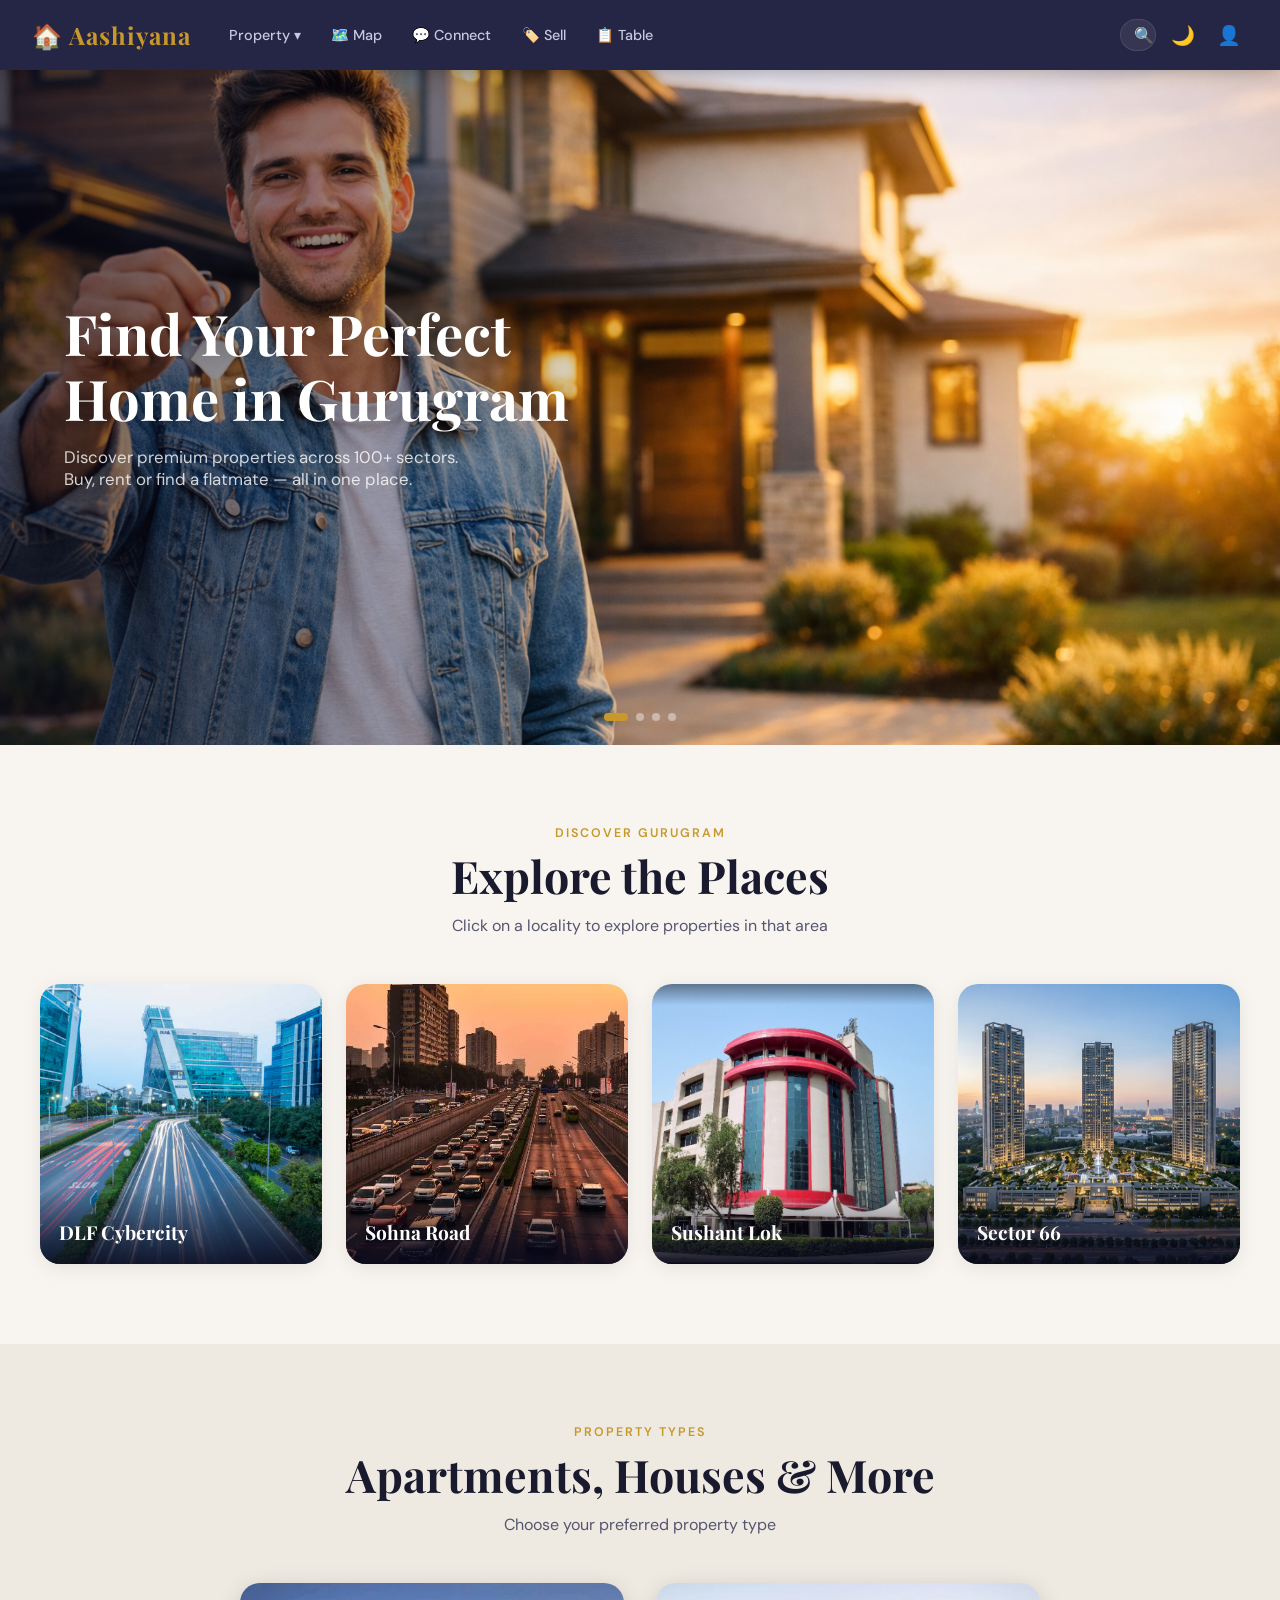
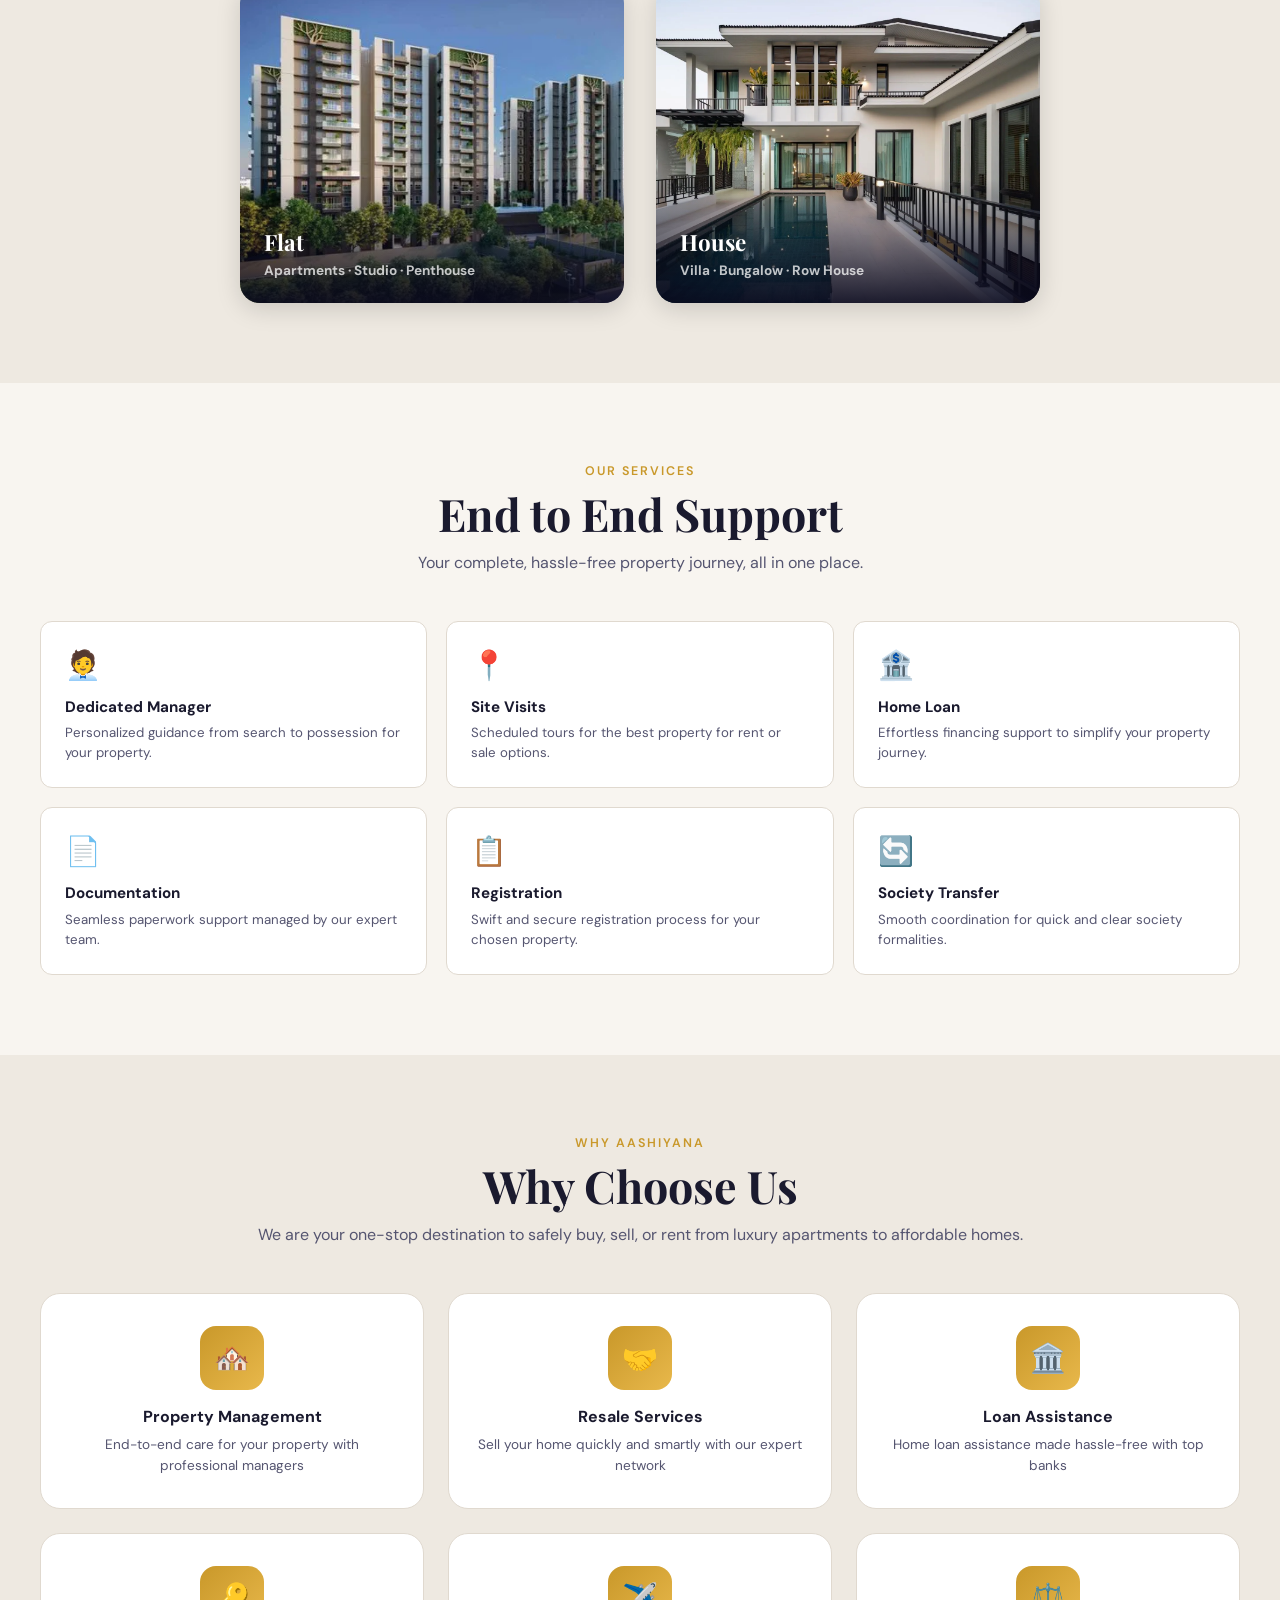
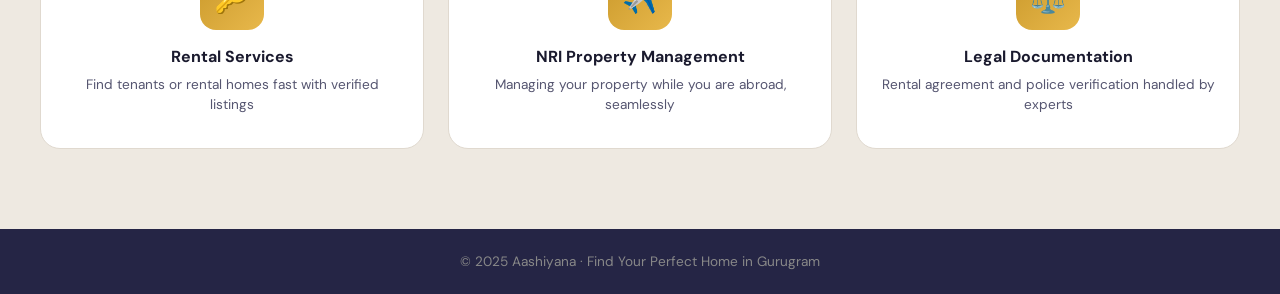
<file: templates/index.html>
<!DOCTYPE html>
<html lang="en">
<head>
  <meta charset="UTF-8">
  <meta name="viewport" content="width=device-width, initial-scale=1.0">
  <title>Aashiyana – Find Your Dream Home in Gurugram</title>
  <link rel="stylesheet" href="/static/css/style.css">
</head>
<body>
  <!-- Navbar injected by main.js -->

  <div class="page-body">

    <!-- ══════════════════════════════════
         1. HERO CAROUSEL
    ══════════════════════════════════ -->
    <section class="hero-carousel" id="hero">
      <!-- Each slide uses cover images from static/images -->
      <div class="hero-slide active">
        <img src="/static/images/cover1.png" alt="Cover 1">
        <div class="hero-overlay">
          <div class="hero-text">
            <h1>Find Your Perfect<br>Home in Gurugram</h1>
            <p>Discover premium properties across 100+ sectors. Buy, rent or find a flatmate — all in one place.</p>
            </div>
        </div>
      </div>
      <div class="hero-slide">
        <img src="/static/images/cover2.png" alt="Cover 2">
        <div class="hero-overlay">
          <div class="hero-text">
            <h1>Luxury Living<br>at Your Reach</h1>
            <p>From DLF Cyber City to Sohna Road — explore Gurugram's finest residential properties.</p>
            </div>
        </div>
      </div>
      <div class="hero-slide">
        <img src="/static/images/cover3.png" alt="Cover 3">
        <div class="hero-overlay">
          <div class="hero-text">
            <h1>Rent Smarter,<br>Live Better</h1>
            <p>Find affordable rentals and connect with like-minded flatmates in your area.</p>
            </div>
        </div>
      </div>
      <div class="hero-slide">
        <img src="/static/images/cover4.png" alt="Cover 4">
        <div class="hero-overlay">
          <div class="hero-text">
            <h1>Your Trusted<br>Property Partner</h1>
            <p>End-to-end support from search to possession — we make property easy.</p>
            </div>
        </div>
      </div>
      <!-- Navigation dots -->
      <div class="hero-dots" id="hero-dots"></div>
    </section>

    <!-- ══════════════════════════════════
         2. EXPLORE THE PLACES
    ══════════════════════════════════ -->
    <section class="section">
      <div class="container">
        <div class="section-header">
          <div class="section-label">Discover Gurugram</div>
          <h2 class="section-title">Explore the Places</h2>
          <p class="section-sub">Click on a locality to explore properties in that area</p>
        </div>

        <!-- 4 animated boxes: image slides from left, label from right -->
        <div class="explore-grid">
          <!-- DLF Cybercity → sector 24 -->
          <div class="explore-box" onclick="gotoSector('sector 24')">
            <img src="/static/images/DLF.jpg" alt="DLF Cybercity">
            <div class="explore-box-label">DLF Cybercity</div>
          </div>
          <!-- Sohna Road → sohna road -->
          <div class="explore-box" onclick="gotoSector('sohna road')">
            <img src="/static/images/Sohna.jpg" alt="Sohna Road">
            <div class="explore-box-label">Sohna Road</div>
          </div>
          <!-- Sushant Lok → sector 54 (covers 54 & 55) -->
          <div class="explore-box" onclick="gotoSector('sector 54')">
            <img src="/static/images/sushant.jpeg" alt="Sushant Lok">
            <div class="explore-box-label">Sushant Lok</div>
          </div>
          <!-- Sector 66 -->
          <div class="explore-box" onclick="gotoSector('sector 66')">
            <img src="/static/images/66.jpg" alt="Sector 66">
            <div class="explore-box-label">Sector 66</div>
          </div>
        </div>
      </div>
    </section>

    <!-- ══════════════════════════════════
         3. APARTMENTS HOUSE AND MORE
    ══════════════════════════════════ -->
    <section class="section section-alt">
      <div class="container">
        <div class="section-header">
          <div class="section-label">Property Types</div>
          <h2 class="section-title">Apartments, Houses & More</h2>
          <p class="section-sub">Choose your preferred property type</p>
        </div>

        <!-- 2 animated boxes: Flat and House -->
        <div class="type-grid">
          <div class="type-box" onclick="gotoType('flat')">
            <img src="/static/images/flats.jpg" alt="Flat"
                 onerror="this.src='https://placehold.co/600x400/1A1A2E/C9982A?text=Flat'">
            <div class="type-box-label">
              Flat
              <div class="type-box-sub">Apartments · Studio · Penthouse</div>
            </div>
          </div>
          <div class="type-box" onclick="gotoType('house')">
            <img src="/static/images/house.jpg" alt="House"
                 onerror="this.src='https://placehold.co/600x400/252545/C9982A?text=House'">
            <div class="type-box-label">
              House
              <div class="type-box-sub">Villa · Bungalow · Row House</div>
            </div>
          </div>
        </div>
      </div>
    </section>

    <!-- ══════════════════════════════════
         4. END TO END SUPPORT (services)
    ══════════════════════════════════ -->
    <section class="section">
      <div class="container">
        <div class="section-header">
          <div class="section-label">Our Services</div>
          <h2 class="section-title">End to End Support</h2>
          <p class="section-sub">Your complete, hassle-free property journey, all in one place.</p>
        </div>

        <div class="services-grid">
          <div class="service-card">
            <div class="service-icon">🧑‍💼</div>
            <div class="service-name">Dedicated Manager</div>
            <div class="service-desc">Personalized guidance from search to possession for your property.</div>
          </div>
          <div class="service-card">
            <div class="service-icon">📍</div>
            <div class="service-name">Site Visits</div>
            <div class="service-desc">Scheduled tours for the best property for rent or sale options.</div>
          </div>
          <div class="service-card">
            <div class="service-icon">🏦</div>
            <div class="service-name">Home Loan</div>
            <div class="service-desc">Effortless financing support to simplify your property journey.</div>
          </div>
          <div class="service-card">
            <div class="service-icon">📄</div>
            <div class="service-name">Documentation</div>
            <div class="service-desc">Seamless paperwork support managed by our expert team.</div>
          </div>
          <div class="service-card">
            <div class="service-icon">📋</div>
            <div class="service-name">Registration</div>
            <div class="service-desc">Swift and secure registration process for your chosen property.</div>
          </div>
          <div class="service-card">
            <div class="service-icon">🔄</div>
            <div class="service-name">Society Transfer</div>
            <div class="service-desc">Smooth coordination for quick and clear society formalities.</div>
          </div>
        </div>
      </div>
    </section>

    <!-- ══════════════════════════════════
         5. WHY CHOOSE US
    ══════════════════════════════════ -->
    <section class="section section-alt">
      <div class="container">
        <div class="section-header">
          <div class="section-label">Why Aashiyana</div>
          <h2 class="section-title">Why Choose Us</h2>
          <p class="section-sub">We are your one-stop destination to safely buy, sell, or rent from luxury apartments to affordable homes.</p>
        </div>

        <div class="why-grid">
          <div class="why-card">
            <div class="why-icon">🏘️</div>
            <div class="why-name">Property Management</div>
            <div class="why-desc">End-to-end care for your property with professional managers</div>
          </div>
          <div class="why-card">
            <div class="why-icon">🤝</div>
            <div class="why-name">Resale Services</div>
            <div class="why-desc">Sell your home quickly and smartly with our expert network</div>
          </div>
          <div class="why-card">
            <div class="why-icon">🏛️</div>
            <div class="why-name">Loan Assistance</div>
            <div class="why-desc">Home loan assistance made hassle-free with top banks</div>
          </div>
          <div class="why-card">
            <div class="why-icon">🔑</div>
            <div class="why-name">Rental Services</div>
            <div class="why-desc">Find tenants or rental homes fast with verified listings</div>
          </div>
          <div class="why-card">
            <div class="why-icon">✈️</div>
            <div class="why-name">NRI Property Management</div>
            <div class="why-desc">Managing your property while you are abroad, seamlessly</div>
          </div>
          <div class="why-card">
            <div class="why-icon">⚖️</div>
            <div class="why-name">Legal Documentation</div>
            <div class="why-desc">Rental agreement and police verification handled by experts</div>
          </div>
        </div>
      </div>
    </section>

    <!-- Footer -->
    <footer style="background:var(--navy2);color:#888;text-align:center;padding:1.5rem;font-size:0.85rem">
      © 2025 Aashiyana · Find Your Perfect Home in Gurugram
    </footer>
  </div>

  <script src="/static/js/main.js"></script>
  <script>
    // ── Hero Carousel ──
    const slides = document.querySelectorAll(".hero-slide");
    const dotsContainer = document.getElementById("hero-dots");
    let heroIdx = 0;

    // Build dots
    slides.forEach((_, i) => {
      const dot = document.createElement("div");
      dot.className = "hero-dot" + (i === 0 ? " active" : "");
      dot.onclick = () => setSlide(i);
      dotsContainer.appendChild(dot);
    });

    function setSlide(idx) {
      slides[heroIdx].classList.remove("active");
      dotsContainer.children[heroIdx].classList.remove("active");
      heroIdx = idx;
      slides[heroIdx].classList.add("active");
      dotsContainer.children[heroIdx].classList.add("active");
    }

    // Auto-advance every 4 seconds
    setInterval(() => setSlide((heroIdx + 1) % slides.length), 4000);

    // ── Navigation helpers ──

    /** Go to bproperty with sector pre-filtered */
    function gotoSector(sector) {
      window.location.href = `/bproperty?sector=${encodeURIComponent(sector)}`;
    }

    /** Go to bproperty with type pre-filtered */
    function gotoType(type) {
      window.location.href = `/bproperty?type=${encodeURIComponent(type)}`;
    }
  </script>
</body>
</html>
</file>
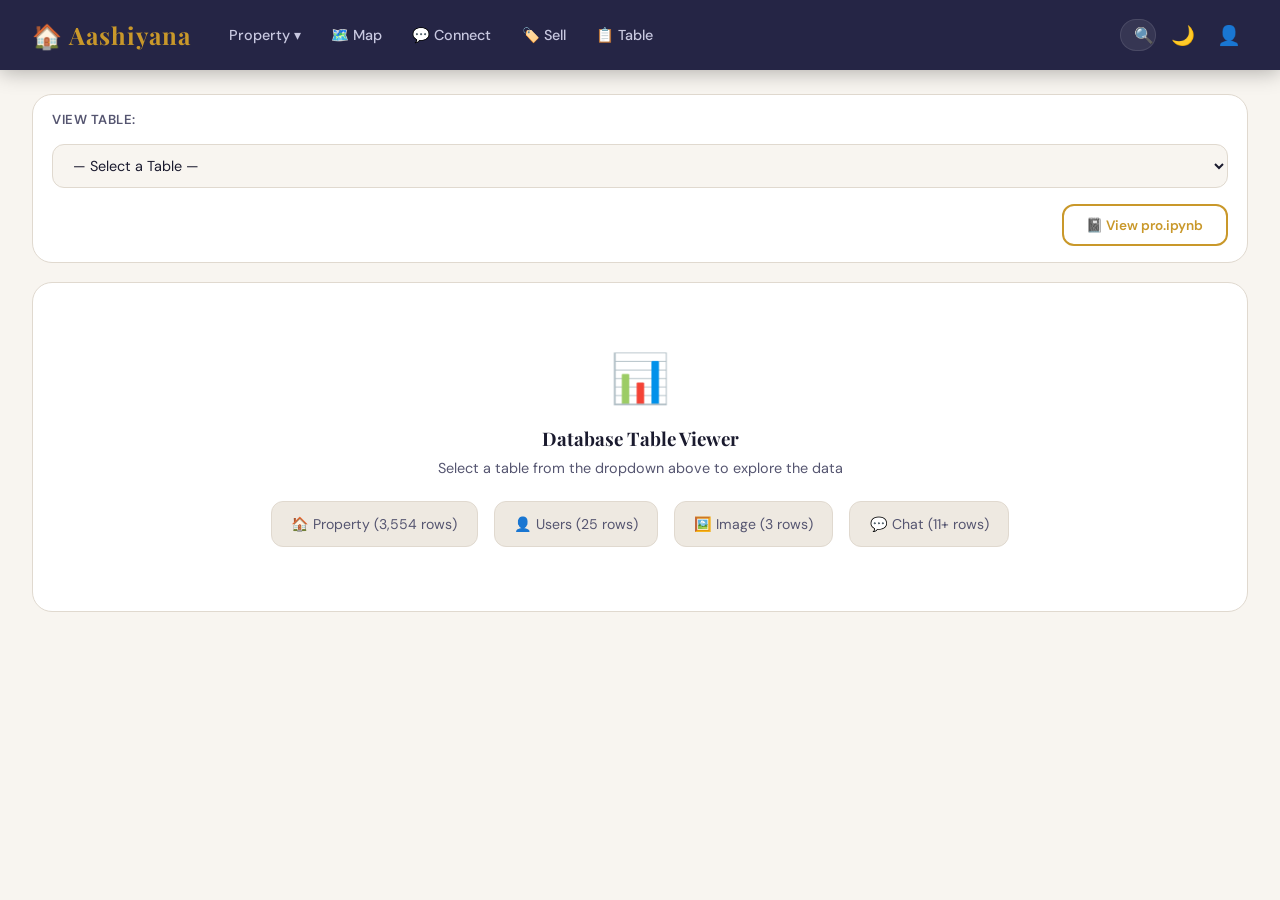
<file: templates/table.html>
<!DOCTYPE html>
<html lang="en">
<head>
  <meta charset="UTF-8">
  <meta name="viewport" content="width=device-width, initial-scale=1.0">
  <title>Table Viewer – Aashiyana</title>
  <link rel="stylesheet" href="/static/css/style.css">
  <style>
    .table-page { padding: 1.5rem 2rem; max-width: 1600px; margin: 0 auto; }

    /* Toolbar */
    .table-toolbar {
      display: flex;
      align-items: center;
      gap: 1rem;
      margin-bottom: 1.2rem;
      flex-wrap: wrap;
      background: var(--bg2);
      padding: 1rem 1.2rem;
      border-radius: var(--radius-lg);
      border: 1px solid var(--border);
    }
    .toolbar-label {
      font-size: 0.82rem;
      font-weight: 600;
      color: var(--text2);
      text-transform: uppercase;
      letter-spacing: 0.5px;
    }

    /* Table wrapper with scroll */
    .table-frame {
      background: var(--bg2);
      border: 1px solid var(--border);
      border-radius: var(--radius-lg);
      overflow: hidden;
    }
    .table-scroll {
      overflow: auto;
      max-height: calc(100vh - 220px);
    }
    table {
      width: 100%;
      border-collapse: collapse;
      font-size: 0.84rem;
    }
    thead th {
      background: var(--navy2);
      color: var(--accent);
      padding: 0.75rem 1rem;
      text-align: left;
      font-weight: 600;
      white-space: nowrap;
      position: sticky;
      top: 0;
      z-index: 2;
      border-right: 1px solid rgba(255,255,255,0.05);
      letter-spacing: 0.3px;
    }
    tbody td {
      padding: 0.6rem 1rem;
      border-bottom: 1px solid var(--border);
      color: var(--text);
      white-space: nowrap;
      max-width: 220px;
      overflow: hidden;
      text-overflow: ellipsis;
    }
    tbody tr:hover td { background: var(--bg3); }
    tbody tr:last-child td { border-bottom: none; }

    /* Stats bar */
    .stats-bar {
      padding: 0.6rem 1.2rem;
      background: var(--bg3);
      border-top: 1px solid var(--border);
      font-size: 0.8rem;
      color: var(--text2);
      display: flex;
      gap: 1.5rem;
      align-items: center;
    }

    /* Notebook iframe */
    .notebook-frame {
      width: 100%;
      height: calc(100vh - 200px);
      border: 1px solid var(--border);
      border-radius: var(--radius-lg);
      background: var(--bg2);
    }

    /* Table type badges */
    .badge {
      display: inline-block;
      padding: 0.15rem 0.55rem;
      border-radius: 20px;
      font-size: 0.72rem;
      font-weight: 600;
    }
    .badge-yes  { background: #d4f5e2; color: #1a7a45; }
    .badge-no   { background: #f8d7da; color: #842029; }
    .badge-flat { background: #dbeafe; color: #1e40af; }
    .badge-house{ background: #fef3cd; color: #856404; }
    [data-theme="dark"] .badge-yes  { background: #1a4d30; color: #6ddc9c; }
    [data-theme="dark"] .badge-no   { background: #4d1a1e; color: #f88; }
    [data-theme="dark"] .badge-flat { background: #1e3a5f; color: #93c5fd; }
    [data-theme="dark"] .badge-house{ background: #4d3800; color: #ffc107; }

    /* Loading spinner */
    .loading-spinner {
      display: flex;
      align-items: center;
      justify-content: center;
      padding: 4rem;
      flex-direction: column;
      gap: 1rem;
      color: var(--text2);
    }
    .spinner {
      width: 40px; height: 40px;
      border: 3px solid var(--border);
      border-top-color: var(--accent);
      border-radius: 50%;
      animation: spin 0.8s linear infinite;
    }
    @keyframes spin { to { transform: rotate(360deg); } }
  </style>
</head>
<body>
  <!-- Navbar injected by main.js -->
  <div class="page-body">
    <div class="table-page">

      <!-- Toolbar -->
      <div class="table-toolbar">
        <span class="toolbar-label">View Table:</span>

        <!-- Table selector listbox -->
        <select class="form-select" id="table-select" style="min-width:160px"
                onchange="loadTable(this.value)">
          <option value="">— Select a Table —</option>
          <option value="Property">🏠 Property</option>
          <option value="Image">🖼️ Image</option>
          <option value="Users">👤 Users</option>
          <option value="Chat">💬 Chat</option>
        </select>

        <!-- Row count badge -->
        <span id="row-badge" style="
          background: var(--bg3);
          border: 1px solid var(--border);
          border-radius: 20px;
          padding: 0.3rem 0.8rem;
          font-size: 0.82rem;
          color: var(--text2);
          display: none;
        "></span>

        <!-- Search inside table -->
        <input class="form-input" type="text" id="table-search"
               placeholder="Search in table..." style="max-width:220px;display:none"
               oninput="filterTable()">

        <!-- Notebook button (top right) -->
        <button class="btn btn-outline" style="margin-left:auto;font-size:0.85rem"
                onclick="showNotebook()">
          📓 View pro.ipynb
        </button>
      </div>

      <!-- Content area: table or notebook -->
      <div id="content-area">
        <!-- Welcome state -->
        <div class="table-frame" style="padding:4rem 2rem;text-align:center;color:var(--text2)">
          <div style="font-size:3rem;margin-bottom:1rem">📊</div>
          <h3 style="color:var(--text);margin-bottom:0.5rem">Database Table Viewer</h3>
          <p style="font-size:0.9rem">Select a table from the dropdown above to explore the data</p>
          <div style="display:flex;gap:1rem;justify-content:center;flex-wrap:wrap;margin-top:1.5rem">
            <div onclick="loadTable('Property')" style="cursor:pointer;padding:0.8rem 1.2rem;
                 background:var(--bg3);border-radius:var(--radius);border:1px solid var(--border);
                 font-size:0.88rem;transition:all 0.2s" onmouseover="this.style.borderColor='var(--accent)'"
                 onmouseout="this.style.borderColor='var(--border)'">
              🏠 Property <span style="color:var(--text2)">(3,554 rows)</span>
            </div>
            <div onclick="loadTable('Users')" style="cursor:pointer;padding:0.8rem 1.2rem;
                 background:var(--bg3);border-radius:var(--radius);border:1px solid var(--border);
                 font-size:0.88rem;transition:all 0.2s" onmouseover="this.style.borderColor='var(--accent)'"
                 onmouseout="this.style.borderColor='var(--border)'">
              👤 Users <span style="color:var(--text2)">(25 rows)</span>
            </div>
            <div onclick="loadTable('Image')" style="cursor:pointer;padding:0.8rem 1.2rem;
                 background:var(--bg3);border-radius:var(--radius);border:1px solid var(--border);
                 font-size:0.88rem;transition:all 0.2s" onmouseover="this.style.borderColor='var(--accent)'"
                 onmouseout="this.style.borderColor='var(--border)'">
              🖼️ Image <span style="color:var(--text2)">(3 rows)</span>
            </div>
            <div onclick="loadTable('Chat')" style="cursor:pointer;padding:0.8rem 1.2rem;
                 background:var(--bg3);border-radius:var(--radius);border:1px solid var(--border);
                 font-size:0.88rem;transition:all 0.2s" onmouseover="this.style.borderColor='var(--accent)'"
                 onmouseout="this.style.borderColor='var(--border)'">
              💬 Chat <span style="color:var(--text2)">(11+ rows)</span>
            </div>
          </div>
        </div>
      </div>
    </div>
  </div>

  <script src="/static/js/main.js"></script>
  <script>
    let allRows    = [];   // store all rows for client-side search
    let allColumns = [];

    /* ══════════════════════════════════
       LOAD TABLE DATA
    ══════════════════════════════════ */
    async function loadTable(tableName) {
      if (!tableName) return;

      // Sync the select dropdown
      document.getElementById("table-select").value = tableName;

      // Show loading
      document.getElementById("content-area").innerHTML = `
        <div class="table-frame">
          <div class="loading-spinner">
            <div class="spinner"></div>
            <div>Loading ${tableName} table...</div>
          </div>
        </div>`;

      const res  = await fetch(`/api/table/${tableName}`);
      const data = await res.json();

      if (data.error) {
        document.getElementById("content-area").innerHTML =
          `<div class="table-frame" style="padding:2rem;color:red;text-align:center">${data.error}</div>`;
        return;
      }

      allColumns = data.columns;
      allRows    = data.rows;

      // Show search + badge
      document.getElementById("row-badge").style.display = "inline-block";
      document.getElementById("row-badge").textContent   = `${allRows.length} rows`;
      document.getElementById("table-search").style.display = "block";
      document.getElementById("table-search").value     = "";

      renderTable(allRows, allColumns, tableName);
    }

    /* ══════════════════════════════════
       RENDER TABLE
    ══════════════════════════════════ */
    function renderTable(rows, columns, tableName = "") {
      if (!rows.length) {
        document.getElementById("content-area").innerHTML =
          `<div class="table-frame" style="padding:3rem;text-align:center;color:var(--text2)">No data found.</div>`;
        return;
      }

      const headers = columns.map(c =>
        `<th title="${c}">${c}</th>`
      ).join("");

      const bodyRows = rows.map(row => {
        const cells = columns.map(col => {
          let val = row[col] ?? "";
          // Apply smart badges for specific columns
          if (col === "Status") {
            val = `<span class="badge ${val === 'yes' ? 'badge-yes' : 'badge-no'}">${val}</span>`;
          } else if (col === "property_type") {
            val = `<span class="badge ${val === 'flat' ? 'badge-flat' : 'badge-house'}">${val}</span>`;
          } else if (col === "Furnishing_type" || col === "furnishing_type") {
            const cls = val === "furnished" ? "badge-yes" : val === "unfurnished" ? "badge-no" : "badge-flat";
            val = `<span class="badge ${cls}">${val}</span>`;
          } else if (col === "i1" || col === "i2" || col === "i3" || col === "i4" || col === "i5" || col === "i6") {
            // Show image thumbnail
            if (val) val = `<img src="/static/images/${val}" style="height:30px;border-radius:4px;vertical-align:middle" onerror="this.style.display='none'"> ${val}`;
          } else {
            // Escape HTML for safety
            val = String(val).replace(/</g,"&lt;").replace(/>/g,"&gt;");
            // Truncate long text
            if (val.length > 40) val = `<span title="${val}">${val.slice(0,40)}…</span>`;
          }
          return `<td>${val}</td>`;
        }).join("");
        return `<tr>${cells}</tr>`;
      }).join("");

      document.getElementById("content-area").innerHTML = `
        <div class="table-frame">
          <div class="table-scroll">
            <table>
              <thead><tr>${headers}</tr></thead>
              <tbody>${bodyRows}</tbody>
            </table>
          </div>
          <div class="stats-bar">
            <span>📊 Table: <strong>${tableName}</strong></span>
            <span>Rows: <strong>${rows.length}</strong></span>
            <span>Columns: <strong>${columns.length}</strong></span>
          </div>
        </div>`;
    }

    /* ══════════════════════════════════
       CLIENT-SIDE SEARCH / FILTER
    ══════════════════════════════════ */
    function filterTable() {
      const q = document.getElementById("table-search").value.toLowerCase().trim();
      if (!q) {
        renderTable(allRows, allColumns);
        document.getElementById("row-badge").textContent = `${allRows.length} rows`;
        return;
      }
      const filtered = allRows.filter(row =>
        Object.values(row).some(v => String(v).toLowerCase().includes(q))
      );
      renderTable(filtered, allColumns);
      document.getElementById("row-badge").textContent = `${filtered.length} / ${allRows.length} rows`;
    }

    /* ══════════════════════════════════
       SHOW NOTEBOOK
    ══════════════════════════════════ */
    function showNotebook() {
      // Reset table select
      document.getElementById("table-select").value       = "";
      document.getElementById("row-badge").style.display  = "none";
      document.getElementById("table-search").style.display = "none";
      allRows = []; allColumns = [];

      // Render notebook in an iframe
      document.getElementById("content-area").innerHTML = `
        <div class="table-frame" style="overflow:hidden">
          <div style="padding:0.8rem 1.2rem;background:var(--bg3);border-bottom:1px solid var(--border);
                      display:flex;align-items:center;gap:0.8rem;font-size:0.85rem;color:var(--text2)">
            📓 <strong style="color:var(--text)">pro.ipynb</strong>
            <span>— Property Analysis Notebook</span>
            <span style="margin-left:auto;font-size:0.78rem">
              File: PropertyWeb/pro.ipynb
            </span>
          </div>
          <iframe
            class="notebook-frame"
            src="/static/notebook_placeholder.html"
            style="border:none;background:var(--bg2)">
          </iframe>
        </div>`;

      // If nbviewer or local jupyter is not available, show info card
      document.querySelector(".notebook-frame").onerror = function() {
        this.style.display = "none";
      };
    }

    /* ══════════════════════════════════
       KEYBOARD SHORTCUT
    ══════════════════════════════════ */
    document.addEventListener("keydown", e => {
      // Ctrl+F to focus search
      if ((e.ctrlKey || e.metaKey) && e.key === "f" && allRows.length) {
        e.preventDefault();
        document.getElementById("table-search").focus();
      }
    });
  </script>
</body>
</html>
</file>
<file: static/css/style.css>
/* ═══════════════════════════════════════════════════
   PropertyWeb – Global Styles
   Font: Playfair Display (headings) + DM Sans (body)
   Palette: Deep navy + warm gold + soft cream
   ═══════════════════════════════════════════════════ */

@import url('https://fonts.googleapis.com/css2?family=Playfair+Display:wght@500;700&family=DM+Sans:wght@300;400;500;600&display=swap');

/* ── CSS Variables (Light Mode) ── */
:root {
  --bg:          #F8F5F0;       /* warm cream */
  --bg2:         #FFFFFF;       /* card white */
  --bg3:         #EEE9E1;       /* subtle section bg */
  --text:        #1A1A2E;       /* deep navy text */
  --text2:       #555570;       /* muted text */
  --accent:      #C9982A;       /* warm gold */
  --accent2:     #E8B84B;       /* lighter gold */
  --navy:        #1A1A2E;       /* deep navy */
  --navy2:       #252545;       /* nav bg */
  --border:      #E0D9CF;
  --shadow:      rgba(0,0,0,0.08);
  --shadow-lg:   rgba(0,0,0,0.15);
  --radius:      12px;
  --radius-lg:   20px;
  --transition:  0.3s ease;
  --nav-h:       70px;
}

/* Dark Mode overrides */
[data-theme="dark"] {
  --bg:    #0F0F1A;
  --bg2:   #1A1A2E;
  --bg3:   #252540;
  --text:  #F0EDE8;
  --text2: #A8A8C0;
  --border:#2E2E50;
  --shadow:rgba(0,0,0,0.3);
  --shadow-lg: rgba(0,0,0,0.5);
}

/* ── Reset & Base ── */
*, *::before, *::after { box-sizing: border-box; margin: 0; padding: 0; }

html { scroll-behavior: smooth; }

body {
  font-family: 'DM Sans', sans-serif;
  background: var(--bg);
  color: var(--text);
  transition: background var(--transition), color var(--transition);
  overflow-x: hidden;
}

h1, h2, h3, h4 {
  font-family: 'Playfair Display', serif;
  color: var(--text);
}

a { text-decoration: none; color: inherit; }

img { display: block; max-width: 100%; }

/* ── Scrollbar ── */
::-webkit-scrollbar { width: 6px; }
::-webkit-scrollbar-track { background: var(--bg3); }
::-webkit-scrollbar-thumb { background: var(--accent); border-radius: 3px; }

/* ══════════════════════════════════════
   NAVBAR
══════════════════════════════════════ */
.navbar {
  position: fixed;
  top: 0; left: 0; right: 0;
  height: var(--nav-h);
  background: var(--navy2);
  display: flex;
  align-items: center;
  padding: 0 2rem;
  gap: 0.5rem;
  z-index: 1000;
  box-shadow: 0 2px 20px rgba(0,0,0,0.3);
}

/* Brand logo */
.nav-brand {
  font-family: 'Playfair Display', serif;
  font-size: 1.5rem;
  color: var(--accent);
  font-weight: 700;
  letter-spacing: 1px;
  margin-right: 1rem;
  white-space: nowrap;
  cursor: pointer;
  transition: opacity var(--transition);
}
.nav-brand:hover { opacity: 0.85; }

/* Nav links */
.nav-links {
  display: flex;
  align-items: center;
  gap: 0.2rem;
  list-style: none;
  flex: 1;
}

.nav-item {
  position: relative;
}

.nav-link {
  color: #C8C8E0;
  padding: 0.45rem 0.85rem;
  border-radius: 8px;
  font-size: 0.9rem;
  font-weight: 500;
  white-space: nowrap;
  cursor: pointer;
  transition: background var(--transition), color var(--transition);
  display: block;
}
.nav-link:hover { background: rgba(201,152,42,0.15); color: var(--accent); }
.nav-link.active { color: var(--accent); }

/* Dropdown */
.nav-dropdown {
  position: absolute;
  top: calc(100% + 8px);
  left: 0;
  background: var(--navy2);
  border: 1px solid rgba(201,152,42,0.2);
  border-radius: var(--radius);
  overflow: hidden;
  min-width: 150px;
  opacity: 0;
  pointer-events: none;
  transform: translateY(-8px);
  transition: opacity var(--transition), transform var(--transition);
  z-index: 100;
}
.nav-item:hover .nav-dropdown,
.nav-item.open .nav-dropdown {
  opacity: 1;
  pointer-events: all;
  transform: translateY(0);
}
.nav-dropdown a {
  display: block;
  padding: 0.6rem 1rem;
  color: #C8C8E0;
  font-size: 0.88rem;
  transition: background var(--transition), color var(--transition);
}
.nav-dropdown a:hover { background: rgba(201,152,42,0.15); color: var(--accent); }

/* Search bar */
.nav-search {
  display: flex;
  align-items: center;
  background: rgba(255,255,255,0.08);
  border: 1px solid rgba(255,255,255,0.1);
  border-radius: 25px;
  padding: 0.3rem 0.8rem;
  width: 36px;
  transition: width 0.4s ease, background var(--transition);
  overflow: hidden;
  cursor: pointer;
}
.nav-search.expanded {
  width: 220px;
  background: rgba(255,255,255,0.12);
}
.nav-search input {
  border: none;
  background: transparent;
  color: #fff;
  font-size: 0.88rem;
  outline: none;
  width: 0;
  transition: width 0.4s ease;
  font-family: 'DM Sans', sans-serif;
}
.nav-search.expanded input { width: 100%; }
.nav-search .search-icon { color: var(--accent); font-size: 1rem; flex-shrink: 0; }

/* Nav right icons */
.nav-right {
  display: flex;
  align-items: center;
  gap: 0.5rem;
  margin-left: auto;
}

.nav-icon-btn {
  background: none;
  border: none;
  color: #C8C8E0;
  font-size: 1.2rem;
  cursor: pointer;
  width: 38px;
  height: 38px;
  border-radius: 50%;
  display: flex;
  align-items: center;
  justify-content: center;
  transition: background var(--transition), color var(--transition);
}
.nav-icon-btn:hover { background: rgba(201,152,42,0.15); color: var(--accent); }

/* Profile dropdown */
.profile-menu {
  position: absolute;
  top: calc(100% + 8px);
  right: 0;
  background: var(--bg2);
  border: 1px solid var(--border);
  border-radius: var(--radius);
  overflow: hidden;
  min-width: 180px;
  box-shadow: 0 8px 30px var(--shadow-lg);
  opacity: 0;
  pointer-events: none;
  transform: translateY(-8px);
  transition: opacity var(--transition), transform var(--transition);
  z-index: 200;
}
.profile-menu.open {
  opacity: 1;
  pointer-events: all;
  transform: translateY(0);
}
.profile-menu-item {
  padding: 0.65rem 1rem;
  font-size: 0.88rem;
  color: var(--text);
  cursor: pointer;
  display: flex;
  align-items: center;
  gap: 0.5rem;
  transition: background var(--transition);
}
.profile-menu-item:hover { background: var(--bg3); }
.profile-menu-divider { height: 1px; background: var(--border); }
.profile-user-name {
  padding: 0.75rem 1rem;
  font-weight: 600;
  color: var(--accent);
  font-size: 0.9rem;
  border-bottom: 1px solid var(--border);
}

/* ══════════════════════════════════════
   DIALOG / MODAL
══════════════════════════════════════ */
.dialog-overlay {
  position: fixed;
  inset: 0;
  background: rgba(10,10,30,0.7);
  backdrop-filter: blur(6px);
  z-index: 2000;
  display: flex;
  align-items: center;
  justify-content: center;
  opacity: 0;
  pointer-events: none;
  transition: opacity var(--transition);
}
.dialog-overlay.open {
  opacity: 1;
  pointer-events: all;
}
.dialog-box {
  background: var(--bg2);
  border-radius: var(--radius-lg);
  padding: 2rem;
  width: 90%;
  max-width: 440px;
  box-shadow: 0 20px 60px rgba(0,0,0,0.4);
  transform: scale(0.95);
  transition: transform var(--transition);
  position: relative;
  max-height: 90vh;
  overflow-y: auto;
}
.dialog-overlay.open .dialog-box { transform: scale(1); }

.dialog-title {
  font-size: 1.5rem;
  margin-bottom: 1.5rem;
  color: var(--text);
}
.dialog-close {
  position: absolute;
  top: 1rem; right: 1rem;
  background: none;
  border: none;
  font-size: 1.3rem;
  cursor: pointer;
  color: var(--text2);
  width: 32px; height: 32px;
  border-radius: 50%;
  display: flex; align-items: center; justify-content: center;
  transition: background var(--transition);
}
.dialog-close:hover { background: var(--bg3); }

/* ══════════════════════════════════════
   FORMS
══════════════════════════════════════ */
.form-group { margin-bottom: 1rem; }
.form-label {
  display: block;
  font-size: 0.82rem;
  font-weight: 600;
  color: var(--text2);
  margin-bottom: 0.35rem;
  text-transform: uppercase;
  letter-spacing: 0.5px;
}
.form-input, .form-select {
  width: 100%;
  padding: 0.7rem 1rem;
  border: 1.5px solid var(--border);
  border-radius: var(--radius);
  background: var(--bg);
  color: var(--text);
  font-size: 0.9rem;
  font-family: 'DM Sans', sans-serif;
  transition: border-color var(--transition), box-shadow var(--transition);
  outline: none;
}
.form-input:focus, .form-select:focus {
  border-color: var(--accent);
  box-shadow: 0 0 0 3px rgba(201,152,42,0.12);
}
.form-row { display: grid; grid-template-columns: 1fr 1fr; gap: 0.8rem; }

/* ══════════════════════════════════════
   BUTTONS
══════════════════════════════════════ */
.btn {
  padding: 0.65rem 1.4rem;
  border-radius: var(--radius);
  border: none;
  font-size: 0.9rem;
  font-weight: 600;
  cursor: pointer;
  font-family: 'DM Sans', sans-serif;
  transition: transform 0.15s ease, box-shadow 0.15s ease, opacity var(--transition);
  display: inline-flex;
  align-items: center;
  gap: 0.4rem;
}
.btn:active { transform: scale(0.97); }

.btn-primary {
  background: var(--accent);
  color: var(--navy);
}
.btn-primary:hover { box-shadow: 0 4px 16px rgba(201,152,42,0.4); opacity: 0.9; }

.btn-outline {
  background: transparent;
  color: var(--accent);
  border: 2px solid var(--accent);
}
.btn-outline:hover { background: rgba(201,152,42,0.08); }

.btn-navy {
  background: var(--navy);
  color: #fff;
}
.btn-navy:hover { opacity: 0.85; }

.btn-full { width: 100%; justify-content: center; }

/* ══════════════════════════════════════
   SECTION COMMON
══════════════════════════════════════ */
.section {
  padding: 5rem 2rem;
}
.section-alt { background: var(--bg3); }

.section-header {
  text-align: center;
  margin-bottom: 3rem;
}
.section-label {
  font-size: 0.78rem;
  font-weight: 600;
  letter-spacing: 2px;
  text-transform: uppercase;
  color: var(--accent);
  margin-bottom: 0.5rem;
}
.section-title {
  font-size: clamp(1.8rem, 4vw, 2.8rem);
  color: var(--text);
  line-height: 1.2;
}
.section-sub {
  color: var(--text2);
  margin-top: 0.75rem;
  font-size: 1rem;
}

/* Container */
.container {
  max-width: 1200px;
  margin: 0 auto;
}

/* ══════════════════════════════════════
   CARDS (property)
══════════════════════════════════════ */
.card {
  background: var(--bg2);
  border-radius: var(--radius-lg);
  overflow: hidden;
  border: 1px solid var(--border);
  box-shadow: 0 2px 12px var(--shadow);
  transition: transform var(--transition), box-shadow var(--transition);
}
.card:hover {
  transform: translateY(-4px);
  box-shadow: 0 8px 30px var(--shadow-lg);
}

/* Image Carousel inside card */
.card-carousel {
  position: relative;
  height: 200px;
  overflow: hidden;
  background: var(--bg3);
}
.card-carousel img {
  width: 100%;
  height: 100%;
  object-fit: cover;
  position: absolute;
  top: 0; left: 0;
  opacity: 0;
  transition: opacity 0.5s ease;
}
.card-carousel img.active { opacity: 1; }
.carousel-dots {
  position: absolute;
  bottom: 8px;
  left: 50%;
  transform: translateX(-50%);
  display: flex; gap: 4px;
}
.carousel-dot {
  width: 6px; height: 6px;
  border-radius: 50%;
  background: rgba(255,255,255,0.5);
  cursor: pointer;
  transition: background var(--transition);
}
.carousel-dot.active { background: var(--accent); }

.card-body { padding: 1.1rem; }
.card-society {
  font-weight: 700;
  font-size: 1rem;
  color: var(--text);
  font-family: 'Playfair Display', serif;
  margin-bottom: 0.2rem;
}
.card-sector { font-size: 0.82rem; color: var(--text2); margin-bottom: 0.6rem; }
.card-price {
  font-size: 1.2rem;
  font-weight: 700;
  color: var(--accent);
  margin-bottom: 0.6rem;
}
.card-meta {
  display: flex;
  flex-wrap: wrap;
  gap: 0.4rem;
  margin-bottom: 0.8rem;
}
.card-tag {
  font-size: 0.75rem;
  padding: 0.2rem 0.55rem;
  border-radius: 20px;
  background: var(--bg3);
  color: var(--text2);
  display: flex; align-items: center; gap: 3px;
}
.card-furnish-badge {
  display: inline-block;
  font-size: 0.72rem;
  padding: 0.18rem 0.6rem;
  border-radius: 20px;
  font-weight: 600;
  text-transform: capitalize;
}
.badge-furnished    { background: #d4f5e2; color: #1a7a45; }
.badge-semifurnished{ background: #fef3cd; color: #856404; }
.badge-unfurnished  { background: #f8d7da; color: #842029; }
[data-theme="dark"] .badge-furnished     { background: #1a4d30; color: #6ddc9c; }
[data-theme="dark"] .badge-semifurnished { background: #4d3800; color: #ffc107; }
[data-theme="dark"] .badge-unfurnished   { background: #4d1a1e; color: #f88; }

/* ══════════════════════════════════════
   FILTER SIDEBAR
══════════════════════════════════════ */
.filter-sidebar {
  width: 270px;
  flex-shrink: 0;
  background: var(--bg2);
  border-radius: var(--radius-lg);
  padding: 1.5rem;
  border: 1px solid var(--border);
  height: fit-content;
  position: sticky;
  top: calc(var(--nav-h) + 1rem);
}
.filter-title {
  font-size: 1rem;
  font-weight: 700;
  margin-bottom: 1.2rem;
  display: flex; align-items: center; gap: 0.5rem;
  color: var(--text);
}
.filter-section { margin-bottom: 1.2rem; }
.filter-label {
  font-size: 0.78rem;
  font-weight: 600;
  text-transform: uppercase;
  letter-spacing: 0.5px;
  color: var(--text2);
  margin-bottom: 0.5rem;
  display: block;
}
.filter-checkbox {
  display: flex; align-items: center; gap: 0.5rem;
  font-size: 0.88rem;
  color: var(--text);
  margin-bottom: 0.35rem;
  cursor: pointer;
}
.filter-checkbox input[type="checkbox"] {
  accent-color: var(--accent);
  width: 15px; height: 15px;
}
.price-inputs {
  display: grid;
  grid-template-columns: 1fr 1fr;
  gap: 0.5rem;
}

/* ══════════════════════════════════════
   TOAST NOTIFICATION
══════════════════════════════════════ */
.toast {
  position: fixed;
  bottom: 1.5rem;
  right: 1.5rem;
  background: var(--navy2);
  color: #fff;
  padding: 0.8rem 1.2rem;
  border-radius: var(--radius);
  font-size: 0.88rem;
  box-shadow: 0 4px 20px var(--shadow-lg);
  border-left: 4px solid var(--accent);
  z-index: 9999;
  transform: translateX(120%);
  transition: transform 0.3s ease;
}
.toast.show { transform: translateX(0); }

/* ══════════════════════════════════════
   EXPLORE BOXES (index)
══════════════════════════════════════ */
.explore-grid {
  display: grid;
  grid-template-columns: repeat(auto-fit, minmax(240px, 1fr));
  gap: 1.5rem;
}
.explore-box {
  border-radius: var(--radius-lg);
  overflow: hidden;
  position: relative;
  height: 280px;
  cursor: pointer;
  box-shadow: 0 4px 20px var(--shadow);
}
.explore-box img {
  width: 100%;
  height: 100%;
  object-fit: cover;
  transition: transform 0.5s ease;
  /* start off-screen left */
  transform: translateX(-60px);
  opacity: 0;
}
.explore-box.in-view img {
  transform: translateX(0);
  opacity: 1;
}
.explore-box-label {
  position: absolute;
  bottom: 0; left: 0; right: 0;
  background: linear-gradient(transparent, rgba(10,10,30,0.85));
  padding: 2rem 1.2rem 1.2rem;
  font-family: 'Playfair Display', serif;
  font-size: 1.2rem;
  font-weight: 700;
  color: #fff;
  transform: translateX(60px);
  opacity: 0;
  transition: transform 0.5s ease 0.15s, opacity 0.5s ease 0.15s;
}
.explore-box.in-view .explore-box-label {
  transform: translateX(0);
  opacity: 1;
}
.explore-box:hover img { transform: scale(1.06); }

/* ══════════════════════════════════════
   TYPE BOXES (Flat / House)
══════════════════════════════════════ */
.type-grid {
  display: grid;
  grid-template-columns: 1fr 1fr;
  gap: 2rem;
  max-width: 800px;
  margin: 0 auto;
}
.type-box {
  border-radius: var(--radius-lg);
  overflow: hidden;
  position: relative;
  height: 320px;
  cursor: pointer;
  box-shadow: 0 6px 24px var(--shadow-lg);
}
.type-box img {
  width: 100%;
  height: 100%;
  object-fit: cover;
  transition: transform 0.5s ease;
  transform: translateX(-80px);
  opacity: 0;
}
.type-box.in-view img {
  transform: translateX(0);
  opacity: 1;
}
.type-box-label {
  position: absolute;
  bottom: 0; left: 0; right: 0;
  background: linear-gradient(transparent, rgba(10,10,30,0.9));
  padding: 3rem 1.5rem 1.5rem;
  font-family: 'Playfair Display', serif;
  font-size: 1.4rem;
  font-weight: 700;
  color: #fff;
  transform: translateX(80px);
  opacity: 0;
  transition: transform 0.5s ease 0.15s, opacity 0.5s ease 0.15s;
}
.type-box.in-view .type-box-label {
  transform: translateX(0);
  opacity: 1;
}
.type-box:hover img { transform: scale(1.06); }
.type-box-sub {
  font-family: 'DM Sans', sans-serif;
  font-size: 0.85rem;
  color: rgba(255,255,255,0.75);
  margin-top: 0.3rem;
}

/* ══════════════════════════════════════
   SERVICES GRID
══════════════════════════════════════ */
.services-grid {
  display: grid;
  grid-template-columns: repeat(3, 1fr);
  gap: 1.2rem;
}
.service-card {
  background: var(--bg2);
  border-radius: var(--radius);
  padding: 1.5rem;
  border: 1px solid var(--border);
  transition: transform var(--transition), box-shadow var(--transition);
}
.service-card:hover {
  transform: translateY(-4px);
  box-shadow: 0 8px 24px var(--shadow-lg);
  border-color: var(--accent);
}
.service-icon {
  font-size: 1.8rem;
  margin-bottom: 0.8rem;
}
.service-name {
  font-weight: 700;
  margin-bottom: 0.4rem;
  font-size: 0.95rem;
}
.service-desc { font-size: 0.83rem; color: var(--text2); line-height: 1.5; }

/* WHY CHOOSE US */
.why-grid {
  display: grid;
  grid-template-columns: repeat(3, 1fr);
  gap: 1.5rem;
}
.why-card {
  background: var(--bg2);
  border-radius: var(--radius-lg);
  padding: 2rem 1.5rem;
  border: 1px solid var(--border);
  text-align: center;
  transition: transform var(--transition), box-shadow var(--transition);
}
.why-card:hover {
  transform: translateY(-6px);
  box-shadow: 0 12px 36px var(--shadow-lg);
}
.why-icon {
  width: 64px; height: 64px;
  background: linear-gradient(135deg, var(--accent), var(--accent2));
  border-radius: 16px;
  display: flex; align-items: center; justify-content: center;
  font-size: 1.8rem;
  margin: 0 auto 1rem;
}
.why-name {
  font-weight: 700;
  font-size: 1rem;
  margin-bottom: 0.5rem;
}
.why-desc { font-size: 0.85rem; color: var(--text2); line-height: 1.5; }

/* ══════════════════════════════════════
   PAGE WRAPPER (offset fixed nav)
══════════════════════════════════════ */
.page-body {
  padding-top: var(--nav-h);
  min-height: 100vh;
}

/* ══════════════════════════════════════
   PROPERTY PAGE LAYOUT
══════════════════════════════════════ */
.prop-layout {
  display: flex;
  gap: 1.5rem;
  padding: 1.5rem 2rem;
  max-width: 1400px;
  margin: 0 auto;
}
.prop-grid {
  flex: 1;
  display: grid;
  grid-template-columns: repeat(auto-fill, minmax(280px, 1fr));
  gap: 1.2rem;
  align-content: start;
}
.prop-count {
  font-size: 0.85rem;
  color: var(--text2);
  margin-bottom: 1rem;
}
.no-results {
  grid-column: 1/-1;
  text-align: center;
  padding: 3rem;
  color: var(--text2);
}
.no-results .no-icon { font-size: 3rem; margin-bottom: 0.5rem; }

/* ══════════════════════════════════════
   CONNECT / CHAT
══════════════════════════════════════ */
.chat-layout {
  display: flex;
  height: calc(100vh - var(--nav-h));
}
.chat-sidebar {
  width: 300px;
  background: var(--bg2);
  border-right: 1px solid var(--border);
  display: flex;
  flex-direction: column;
}
.chat-sidebar-header {
  padding: 1.2rem;
  border-bottom: 1px solid var(--border);
  font-family: 'Playfair Display', serif;
  font-size: 1.2rem;
  font-weight: 700;
}
.chat-user-list { overflow-y: auto; flex: 1; }
.chat-user-item {
  padding: 0.9rem 1.2rem;
  display: flex; align-items: center; gap: 0.8rem;
  cursor: pointer;
  border-bottom: 1px solid var(--border);
  transition: background var(--transition);
}
.chat-user-item:hover, .chat-user-item.active { background: var(--bg3); }
.chat-avatar {
  width: 42px; height: 42px;
  border-radius: 50%;
  background: linear-gradient(135deg, var(--accent), var(--accent2));
  display: flex; align-items: center; justify-content: center;
  font-weight: 700;
  color: var(--navy);
  font-size: 1rem;
  flex-shrink: 0;
}
.chat-user-name { font-weight: 600; font-size: 0.92rem; }
.chat-user-id   { font-size: 0.75rem; color: var(--text2); }

.chat-main {
  flex: 1;
  display: flex;
  flex-direction: column;
}
.chat-header {
  padding: 1rem 1.5rem;
  border-bottom: 1px solid var(--border);
  background: var(--bg2);
  display: flex; align-items: center; gap: 1rem;
}
.chat-messages {
  flex: 1;
  overflow-y: auto;
  padding: 1.5rem;
  display: flex;
  flex-direction: column;
  gap: 0.8rem;
}
.chat-empty {
  flex: 1;
  display: flex;
  align-items: center;
  justify-content: center;
  color: var(--text2);
  font-size: 0.9rem;
  flex-direction: column;
  gap: 0.5rem;
}
.msg-bubble {
  max-width: 65%;
  padding: 0.7rem 1rem;
  border-radius: 16px;
  font-size: 0.9rem;
  line-height: 1.4;
  position: relative;
}
.msg-sent {
  align-self: flex-end;
  background: var(--accent);
  color: var(--navy);
  border-bottom-right-radius: 4px;
}
.msg-recv {
  align-self: flex-start;
  background: var(--bg3);
  color: var(--text);
  border-bottom-left-radius: 4px;
}
.msg-time {
  font-size: 0.7rem;
  opacity: 0.65;
  margin-top: 0.2rem;
  text-align: right;
}
.chat-input-area {
  padding: 1rem 1.5rem;
  border-top: 1px solid var(--border);
  background: var(--bg2);
  display: flex; gap: 0.8rem;
}
.chat-input {
  flex: 1;
  padding: 0.7rem 1rem;
  border: 1.5px solid var(--border);
  border-radius: 25px;
  background: var(--bg);
  color: var(--text);
  font-size: 0.9rem;
  font-family: 'DM Sans', sans-serif;
  outline: none;
  transition: border-color var(--transition);
}
.chat-input:focus { border-color: var(--accent); }

/* ══════════════════════════════════════
   TABLE PAGE
══════════════════════════════════════ */
.table-page-layout {
  padding: 1.5rem 2rem;
  max-width: 1400px;
  margin: 0 auto;
}
.table-toolbar {
  display: flex; align-items: center; gap: 1rem;
  margin-bottom: 1rem;
  flex-wrap: wrap;
}
.data-table {
  width: 100%;
  border-collapse: collapse;
  font-size: 0.85rem;
}
.data-table th {
  background: var(--navy2);
  color: var(--accent);
  padding: 0.7rem 1rem;
  text-align: left;
  font-weight: 600;
  white-space: nowrap;
  position: sticky; top: 0; z-index: 1;
}
.data-table td {
  padding: 0.6rem 1rem;
  border-bottom: 1px solid var(--border);
  color: var(--text);
}
.data-table tr:hover td { background: var(--bg3); }
.table-wrapper {
  max-height: calc(100vh - 220px);
  overflow: auto;
  border: 1px solid var(--border);
  border-radius: var(--radius);
}

/* ══════════════════════════════════════
   MAP PAGE
══════════════════════════════════════ */
.map-container { height: calc(100vh - var(--nav-h)); position: relative; }
.map-filters {
  position: absolute;
  top: 1rem; left: 50%;
  transform: translateX(-50%);
  z-index: 500;
  background: var(--bg2);
  padding: 0.8rem 1.2rem;
  border-radius: var(--radius-lg);
  box-shadow: 0 4px 20px var(--shadow-lg);
  display: flex; gap: 0.8rem; align-items: center;
  flex-wrap: wrap;
}
#leaflet-map { width: 100%; height: 100%; }

/* ══════════════════════════════════════
   HERO CAROUSEL
══════════════════════════════════════ */
.hero-carousel {
  position: relative;
  height: 75vh;
  overflow: hidden;
  border-radius: 0;
}
.hero-slide {
  position: absolute;
  inset: 0;
  opacity: 0;
  transition: opacity 0.8s ease;
}
.hero-slide.active { opacity: 1; }
.hero-slide img {
  width: 100%;
  height: 100%;
  object-fit: cover;
  transition: transform 6s ease;
}
.hero-slide.active img { transform: scale(1.04); }
.hero-overlay {
  position: absolute;
  inset: 0;
  background: linear-gradient(to right, rgba(10,10,30,0.6) 0%, transparent 60%);
  display: flex; align-items: center;
  padding: 3rem 4rem;
}
.hero-text h1 {
  font-size: clamp(2rem, 5vw, 3.5rem);
  color: #fff;
  line-height: 1.15;
  margin-bottom: 1rem;
  text-shadow: 0 2px 20px rgba(0,0,0,0.3);
}
.hero-text p {
  color: rgba(255,255,255,0.8);
  font-size: 1.05rem;
  max-width: 420px;
  margin-bottom: 1.5rem;
}
.hero-dots {
  position: absolute;
  bottom: 1.5rem; left: 50%;
  transform: translateX(-50%);
  display: flex; gap: 8px;
}
.hero-dot {
  width: 8px; height: 8px;
  border-radius: 50%;
  background: rgba(255,255,255,0.4);
  cursor: pointer;
  transition: background var(--transition), width var(--transition);
}
.hero-dot.active { background: var(--accent); width: 24px; border-radius: 4px; }

/* ══════════════════════════════════════
   RESPONSIVE
══════════════════════════════════════ */
@media (max-width: 900px) {
  .services-grid, .why-grid { grid-template-columns: 1fr 1fr; }
  .type-grid { grid-template-columns: 1fr; }
  .prop-layout { flex-direction: column; }
  .filter-sidebar { width: 100%; position: static; }
  .chat-sidebar { width: 220px; }
}

@media (max-width: 600px) {
  .services-grid, .why-grid { grid-template-columns: 1fr; }
  .nav-link { padding: 0.4rem 0.5rem; font-size: 0.8rem; }
  .hero-overlay { padding: 2rem; }
  .chat-sidebar { display: none; }
  .explore-grid { grid-template-columns: 1fr 1fr; }
}
</file>
